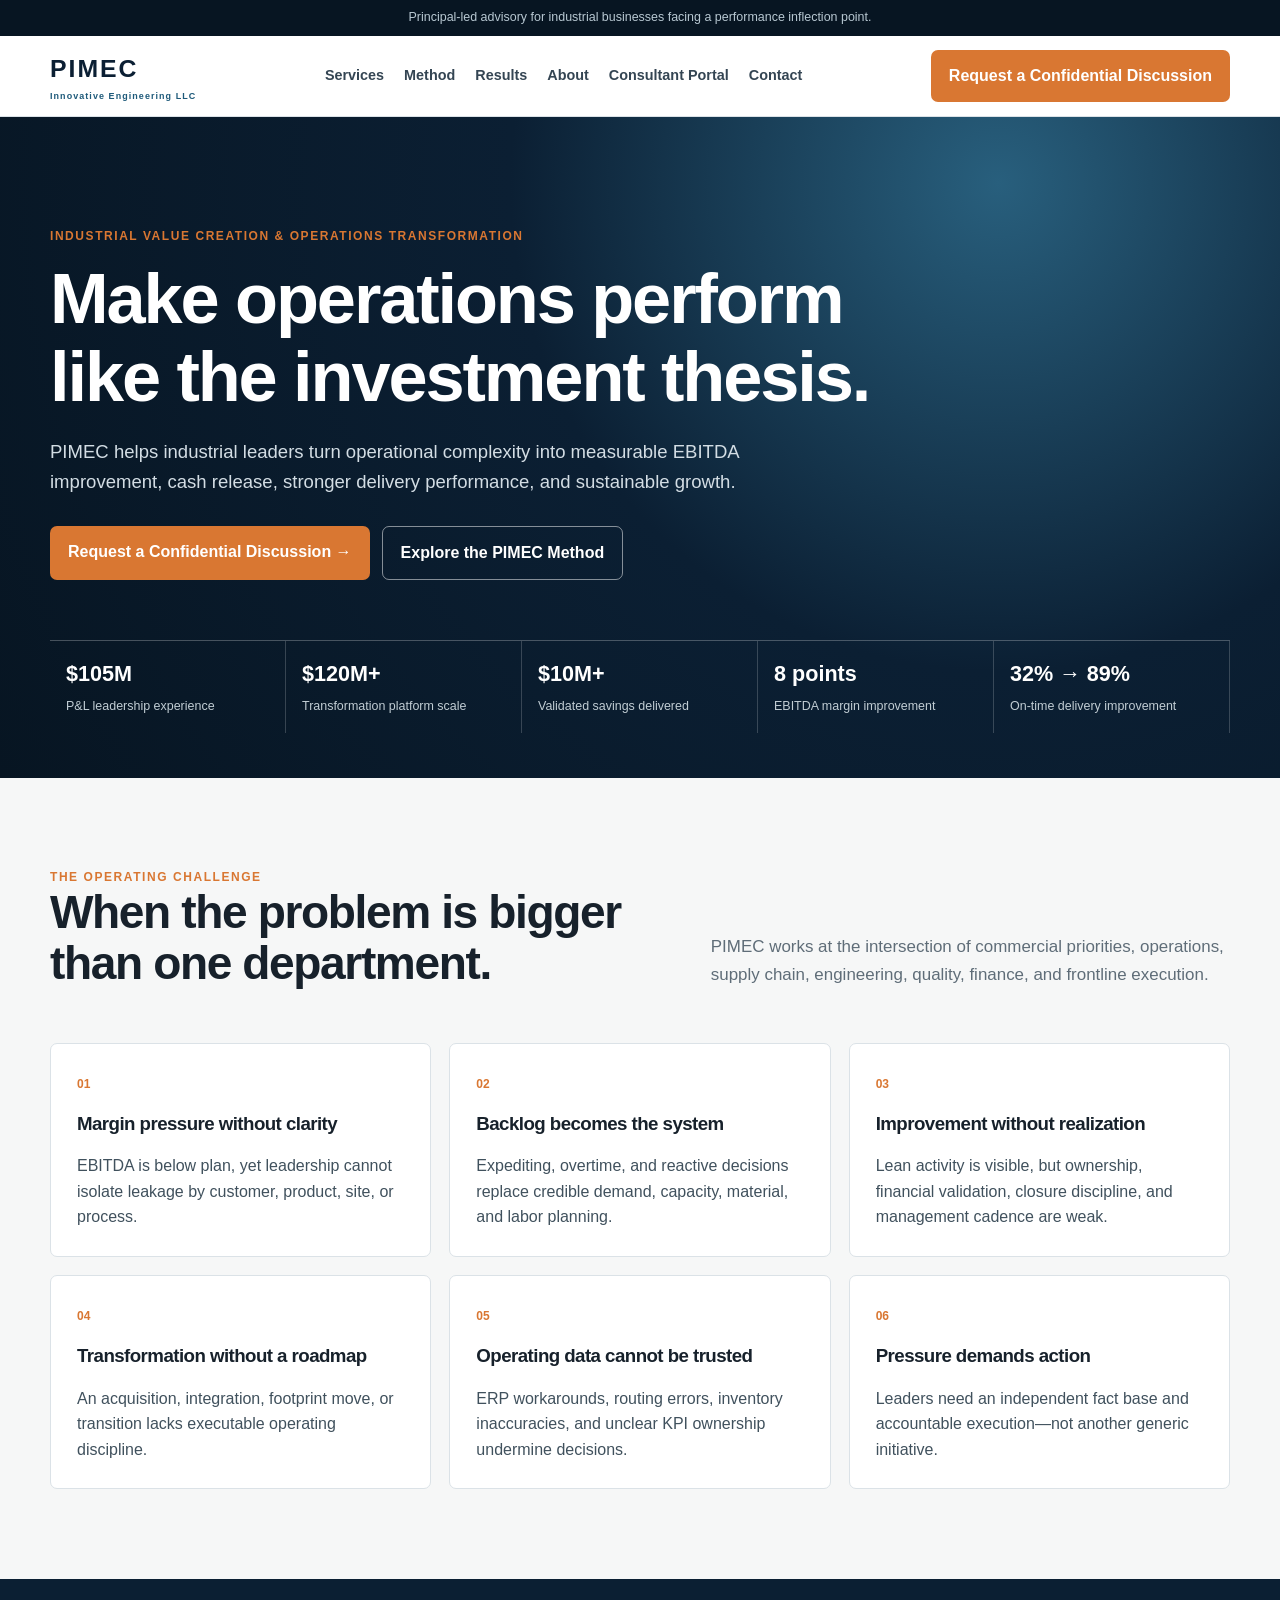
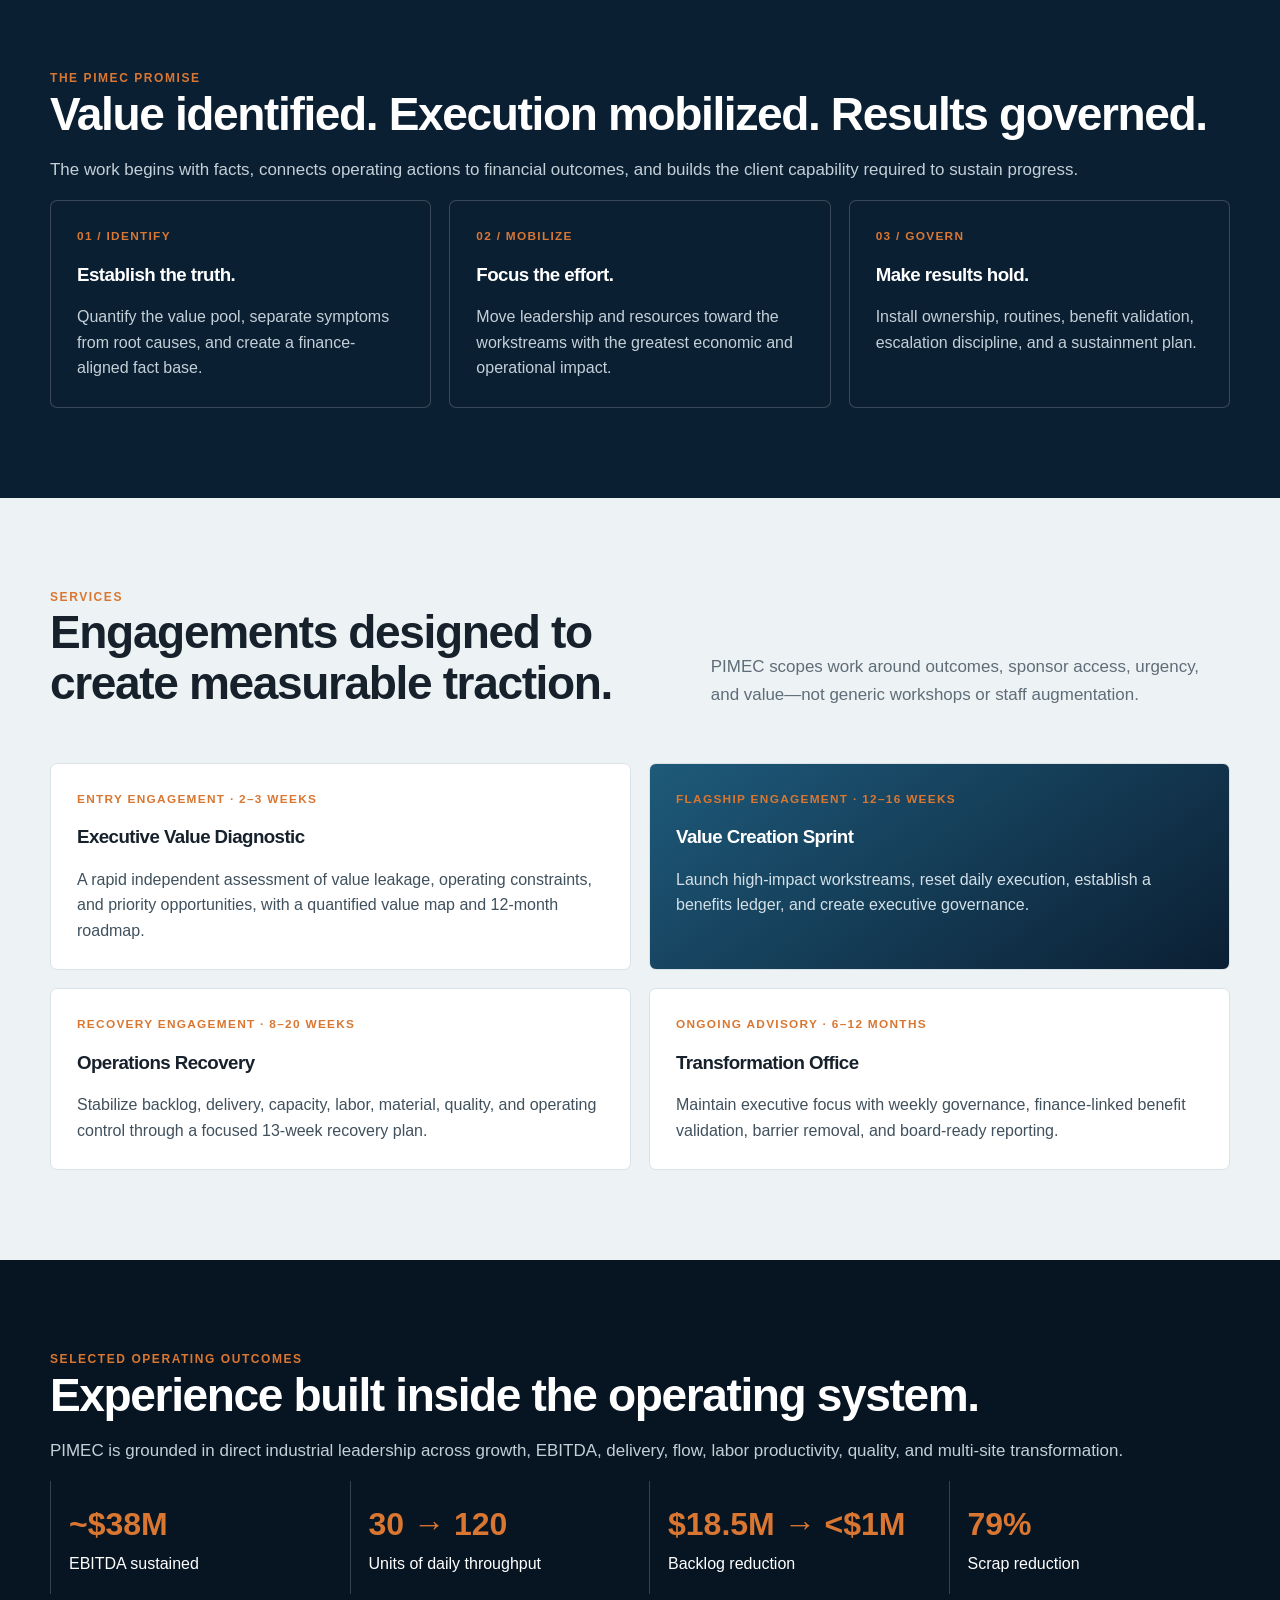
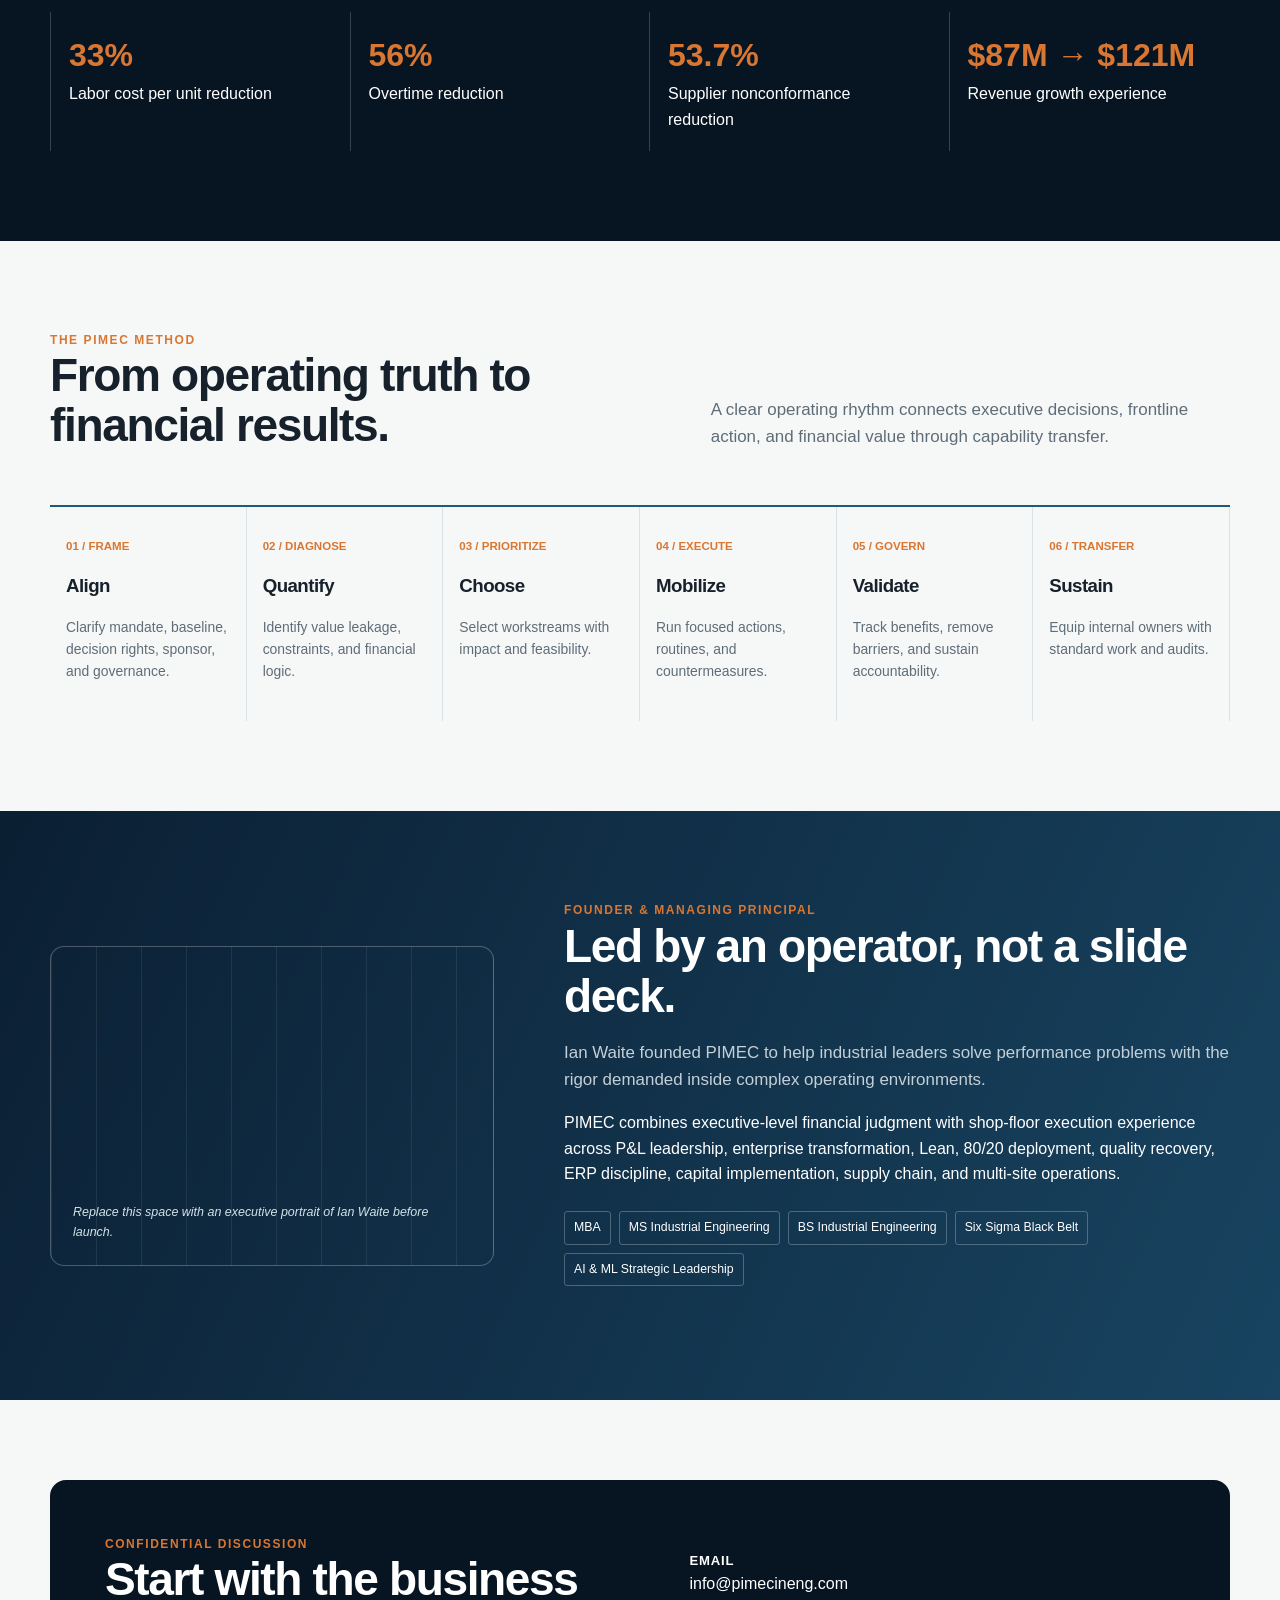
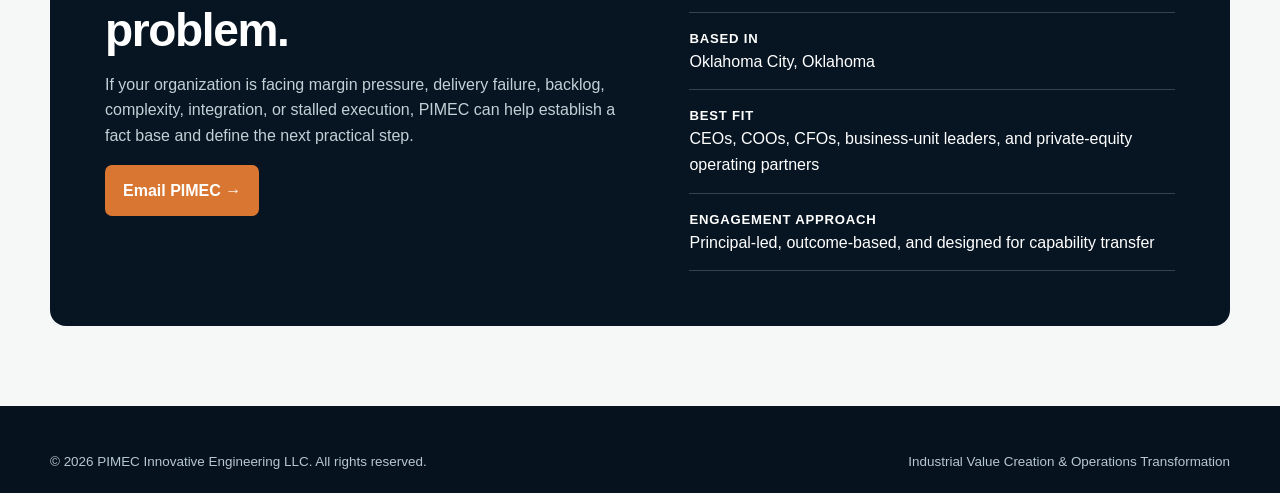
<file: index.html>
<!doctype html><html lang="en"><head><meta charset="utf-8"><meta name="viewport" content="width=device-width,initial-scale=1"><meta name="description" content="PIMEC Innovative Engineering LLC helps industrial leaders turn operational complexity into measurable EBITDA, cash, delivery, and growth improvement."><meta name="theme-color" content="#0b1f33"><meta property="og:title" content="PIMEC | Industrial Value Creation & Operations Transformation"><meta property="og:description" content="Principal-led advisory for industrial value creation, operations recovery, and transformation execution."><meta property="og:type" content="website"><meta property="og:url" content="https://www.pimecineng.com/"><link rel="canonical" href="https://www.pimecineng.com/"><title>PIMEC | Industrial Value Creation & Operations Transformation</title><style>:root{--navy:#0b1f33;--deep:#071522;--steel:#1e5a7a;--copper:#d97732;--ink:#17212b;--muted:#5f6d78;--line:#dbe2e7;--paper:#f6f7f7;--white:#fff;--max:1180px}*{box-sizing:border-box}html{scroll-behavior:smooth}body{margin:0;color:var(--ink);background:var(--paper);font-family:Inter,Arial,sans-serif;line-height:1.6}a{color:inherit;text-decoration:none}.container{width:min(calc(100% - 40px),var(--max));margin:auto}.top{background:var(--deep);color:#b8c8d2;font-size:.78rem;text-align:center;padding:8px}.header{position:sticky;top:0;z-index:10;background:#fff;border-bottom:1px solid var(--line)}.nav{min-height:80px;display:flex;align-items:center;justify-content:space-between;gap:24px}.brand{font-weight:900;letter-spacing:.08em;font-size:1.55rem;color:var(--navy)}.brand small{display:block;color:var(--steel);font-size:.56rem;letter-spacing:.12em}.links{display:flex;gap:20px;font-size:.9rem;font-weight:700;color:#344553}.links a:hover{color:var(--copper)}.button{display:inline-block;background:var(--copper);color:#fff;border-radius:7px;padding:13px 18px;font-weight:800}.hero{color:#fff;background:radial-gradient(circle at 78% 10%,#285f7d,var(--navy) 42%,var(--deep));padding:110px 0 45px}.eyebrow{color:var(--copper);font-weight:900;font-size:.75rem;letter-spacing:.13em;text-transform:uppercase}h1,h2,h3{line-height:1.1;letter-spacing:-.03em}h1{font-size:clamp(2.6rem,5.5vw,5rem);max-width:900px;margin:14px 0 22px}h2{font-size:clamp(2rem,3.6vw,3.2rem);margin:0 0 16px}.lead{font-size:1.16rem;max-width:740px;color:#d3dde4}.actions{display:flex;gap:12px;flex-wrap:wrap;margin-top:30px}.outline{background:transparent;border:1px solid rgba(255,255,255,.5)}.metrics{display:grid;grid-template-columns:repeat(5,1fr);margin-top:60px;border-top:1px solid #ffffff40}.metric{padding:16px;border-right:1px solid #ffffff30}.metric strong{font-size:1.35rem;display:block}.metric span{font-size:.78rem;color:#c1cdd4}section{padding:90px 0}.heading{display:grid;grid-template-columns:1fr .85fr;gap:50px;align-items:end;margin-bottom:38px}.muted{color:var(--muted);font-size:1.06rem}.grid{display:grid;gap:18px}.problems{grid-template-columns:repeat(3,1fr)}.card{background:#fff;border:1px solid var(--line);padding:26px;border-radius:7px}.card p{color:#40515d;margin-bottom:0}.number{color:var(--copper);font-size:.75rem;font-weight:900}.promise{background:var(--navy);color:#fff}.promise .muted{color:#c4d0d7}.three{grid-template-columns:repeat(3,1fr)}.promise .card{background:var(--navy);border-color:#ffffff30}.promise .card p{color:#c4d0d7}.services{background:#edf2f4}.two{grid-template-columns:repeat(2,1fr)}.featured{background:linear-gradient(145deg,#1e5a7a,#0b1f33);color:#fff}.featured p{color:#d3e0e7}.label{color:var(--copper);font-size:.74rem;font-weight:900;letter-spacing:.11em;text-transform:uppercase}.results{background:var(--deep);color:#fff}.results .muted{color:#c4d0d7}.four{grid-template-columns:repeat(4,1fr)}.result{border-left:1px solid #ffffff30;padding:18px}.result strong{display:block;color:var(--copper);font-size:2rem}.method{display:grid;grid-template-columns:repeat(6,1fr);border-top:2px solid var(--steel)}.step{padding:25px 16px;border-right:1px solid var(--line)}.step span{color:var(--copper);font-size:.72rem;font-weight:900}.step p{color:var(--muted);font-size:.87rem}.about{background:linear-gradient(115deg,var(--navy),#184461);color:#fff}.about-grid{display:grid;grid-template-columns:.8fr 1.2fr;gap:70px;align-items:center}.portrait{min-height:320px;border:1px solid #ffffff40;border-radius:14px;padding:22px;display:flex;align-items:end;background:repeating-linear-gradient(90deg,#ffffff14 0 1px,transparent 1px 45px);color:#d4e1e8;font-size:.78rem;font-style:italic}.about .muted{color:#c4d0d7}.tags{display:flex;flex-wrap:wrap;gap:8px;margin:24px 0}.tag{border:1px solid #ffffff40;padding:6px 9px;font-size:.77rem;border-radius:3px}.contact{padding:80px 0}.contactbox{padding:55px;background:var(--deep);color:#fff;border-radius:16px;display:grid;grid-template-columns:1fr .9fr;gap:45px}.contactbox p{color:#c4d0d7}.contactlist div{padding:15px 0;border-bottom:1px solid #ffffff30}.contactlist strong{display:block;font-size:.82rem;text-transform:uppercase;letter-spacing:.06em}footer{background:#06131f;color:#b8c7d0;padding:45px 0 20px}.foot{display:flex;justify-content:space-between;gap:20px;flex-wrap:wrap;font-size:.84rem}@media(max-width:850px){.links{display:none}.metrics,.problems,.four{grid-template-columns:repeat(2,1fr)}.heading,.about-grid,.contactbox{grid-template-columns:1fr}.three,.two{grid-template-columns:1fr}.method{grid-template-columns:repeat(3,1fr)}}@media(max-width:560px){.container{width:min(calc(100% - 28px),var(--max))}.metrics,.problems,.four,.method{grid-template-columns:1fr}.hero{padding-top:75px}.metric{border-bottom:1px solid #ffffff30}section{padding:65px 0}.contactbox{padding:30px}}</style></head><body><div class="top">Principal-led advisory for industrial businesses facing a performance inflection point.</div><header class="header"><div class="container nav"><a class="brand" href="#top">PIMEC<small>Innovative Engineering LLC</small></a><nav class="links"><a href="#services">Services</a><a href="#method">Method</a><a href="#results">Results</a><a href="#about">About</a><a href="https://consultant.pimecineng.com/consultant" rel="noopener">Consultant Portal</a><a href="#contact">Contact</a></nav><a class="button" href="#contact">Request a Confidential Discussion</a></div></header><main id="top"><section class="hero"><div class="container"><div class="eyebrow">Industrial Value Creation & Operations Transformation</div><h1>Make operations perform like the investment thesis.</h1><p class="lead">PIMEC helps industrial leaders turn operational complexity into measurable EBITDA improvement, cash release, stronger delivery performance, and sustainable growth.</p><div class="actions"><a class="button" href="#contact">Request a Confidential Discussion →</a><a class="button outline" href="#method">Explore the PIMEC Method</a></div><div class="metrics"><div class="metric"><strong>$105M</strong><span>P&L leadership experience</span></div><div class="metric"><strong>$120M+</strong><span>Transformation platform scale</span></div><div class="metric"><strong>$10M+</strong><span>Validated savings delivered</span></div><div class="metric"><strong>8 points</strong><span>EBITDA margin improvement</span></div><div class="metric"><strong>32% → 89%</strong><span>On-time delivery improvement</span></div></div></div></section><section><div class="container"><div class="heading"><div><div class="eyebrow">The operating challenge</div><h2>When the problem is bigger than one department.</h2></div><p class="muted">PIMEC works at the intersection of commercial priorities, operations, supply chain, engineering, quality, finance, and frontline execution.</p></div><div class="grid problems"><article class="card"><span class="number">01</span><h3>Margin pressure without clarity</h3><p>EBITDA is below plan, yet leadership cannot isolate leakage by customer, product, site, or process.</p></article><article class="card"><span class="number">02</span><h3>Backlog becomes the system</h3><p>Expediting, overtime, and reactive decisions replace credible demand, capacity, material, and labor planning.</p></article><article class="card"><span class="number">03</span><h3>Improvement without realization</h3><p>Lean activity is visible, but ownership, financial validation, closure discipline, and management cadence are weak.</p></article><article class="card"><span class="number">04</span><h3>Transformation without a roadmap</h3><p>An acquisition, integration, footprint move, or transition lacks executable operating discipline.</p></article><article class="card"><span class="number">05</span><h3>Operating data cannot be trusted</h3><p>ERP workarounds, routing errors, inventory inaccuracies, and unclear KPI ownership undermine decisions.</p></article><article class="card"><span class="number">06</span><h3>Pressure demands action</h3><p>Leaders need an independent fact base and accountable execution—not another generic initiative.</p></article></div></div></section><section class="promise"><div class="container"><div class="eyebrow">The PIMEC promise</div><h2>Value identified. Execution mobilized. Results governed.</h2><p class="muted">The work begins with facts, connects operating actions to financial outcomes, and builds the client capability required to sustain progress.</p><div class="grid three"><article class="card"><div class="label">01 / Identify</div><h3>Establish the truth.</h3><p>Quantify the value pool, separate symptoms from root causes, and create a finance-aligned fact base.</p></article><article class="card"><div class="label">02 / Mobilize</div><h3>Focus the effort.</h3><p>Move leadership and resources toward the workstreams with the greatest economic and operational impact.</p></article><article class="card"><div class="label">03 / Govern</div><h3>Make results hold.</h3><p>Install ownership, routines, benefit validation, escalation discipline, and a sustainment plan.</p></article></div></div></section><section class="services" id="services"><div class="container"><div class="heading"><div><div class="eyebrow">Services</div><h2>Engagements designed to create measurable traction.</h2></div><p class="muted">PIMEC scopes work around outcomes, sponsor access, urgency, and value—not generic workshops or staff augmentation.</p></div><div class="grid two"><article class="card"><div class="label">Entry engagement · 2–3 weeks</div><h3>Executive Value Diagnostic</h3><p>A rapid independent assessment of value leakage, operating constraints, and priority opportunities, with a quantified value map and 12-month roadmap.</p></article><article class="card featured"><div class="label">Flagship engagement · 12–16 weeks</div><h3>Value Creation Sprint</h3><p>Launch high-impact workstreams, reset daily execution, establish a benefits ledger, and create executive governance.</p></article><article class="card"><div class="label">Recovery engagement · 8–20 weeks</div><h3>Operations Recovery</h3><p>Stabilize backlog, delivery, capacity, labor, material, quality, and operating control through a focused 13-week recovery plan.</p></article><article class="card"><div class="label">Ongoing advisory · 6–12 months</div><h3>Transformation Office</h3><p>Maintain executive focus with weekly governance, finance-linked benefit validation, barrier removal, and board-ready reporting.</p></article></div></div></section><section class="results" id="results"><div class="container"><div class="eyebrow">Selected operating outcomes</div><h2>Experience built inside the operating system.</h2><p class="muted">PIMEC is grounded in direct industrial leadership across growth, EBITDA, delivery, flow, labor productivity, quality, and multi-site transformation.</p><div class="grid four"><div class="result"><strong>~$38M</strong><span>EBITDA sustained</span></div><div class="result"><strong>30 → 120</strong><span>Units of daily throughput</span></div><div class="result"><strong>$18.5M → &lt;$1M</strong><span>Backlog reduction</span></div><div class="result"><strong>79%</strong><span>Scrap reduction</span></div><div class="result"><strong>33%</strong><span>Labor cost per unit reduction</span></div><div class="result"><strong>56%</strong><span>Overtime reduction</span></div><div class="result"><strong>53.7%</strong><span>Supplier nonconformance reduction</span></div><div class="result"><strong>$87M → $121M</strong><span>Revenue growth experience</span></div></div></div></section><section id="method"><div class="container"><div class="heading"><div><div class="eyebrow">The PIMEC method</div><h2>From operating truth to financial results.</h2></div><p class="muted">A clear operating rhythm connects executive decisions, frontline action, and financial value through capability transfer.</p></div><div class="method"><article class="step"><span>01 / FRAME</span><h3>Align</h3><p>Clarify mandate, baseline, decision rights, sponsor, and governance.</p></article><article class="step"><span>02 / DIAGNOSE</span><h3>Quantify</h3><p>Identify value leakage, constraints, and financial logic.</p></article><article class="step"><span>03 / PRIORITIZE</span><h3>Choose</h3><p>Select workstreams with impact and feasibility.</p></article><article class="step"><span>04 / EXECUTE</span><h3>Mobilize</h3><p>Run focused actions, routines, and countermeasures.</p></article><article class="step"><span>05 / GOVERN</span><h3>Validate</h3><p>Track benefits, remove barriers, and sustain accountability.</p></article><article class="step"><span>06 / TRANSFER</span><h3>Sustain</h3><p>Equip internal owners with standard work and audits.</p></article></div></div></section><section class="about" id="about"><div class="container about-grid"><div class="portrait">Replace this space with an executive portrait of Ian Waite before launch.</div><div><div class="eyebrow">Founder & Managing Principal</div><h2>Led by an operator, not a slide deck.</h2><p class="muted">Ian Waite founded PIMEC to help industrial leaders solve performance problems with the rigor demanded inside complex operating environments.</p><p>PIMEC combines executive-level financial judgment with shop-floor execution experience across P&L leadership, enterprise transformation, Lean, 80/20 deployment, quality recovery, ERP discipline, capital implementation, supply chain, and multi-site operations.</p><div class="tags"><span class="tag">MBA</span><span class="tag">MS Industrial Engineering</span><span class="tag">BS Industrial Engineering</span><span class="tag">Six Sigma Black Belt</span><span class="tag">AI & ML Strategic Leadership</span></div></div></div></section><section class="contact" id="contact"><div class="container"><div class="contactbox"><div><div class="eyebrow">Confidential discussion</div><h2>Start with the business problem.</h2><p>If your organization is facing margin pressure, delivery failure, backlog, complexity, integration, or stalled execution, PIMEC can help establish a fact base and define the next practical step.</p><a class="button" href="mailto:info@pimecineng.com?subject=Confidential%20PIMEC%20Discussion">Email PIMEC →</a></div><div class="contactlist"><div><strong>Email</strong><a href="mailto:info@pimecineng.com">info@pimecineng.com</a></div><div><strong>Based in</strong>Oklahoma City, Oklahoma</div><div><strong>Best fit</strong>CEOs, COOs, CFOs, business-unit leaders, and private-equity operating partners</div><div><strong>Engagement approach</strong>Principal-led, outcome-based, and designed for capability transfer</div></div></div></div></section></main><footer><div class="container foot"><span>© 2026 PIMEC Innovative Engineering LLC. All rights reserved.</span><span>Industrial Value Creation & Operations Transformation</span></div></footer></body></html>
</file>
